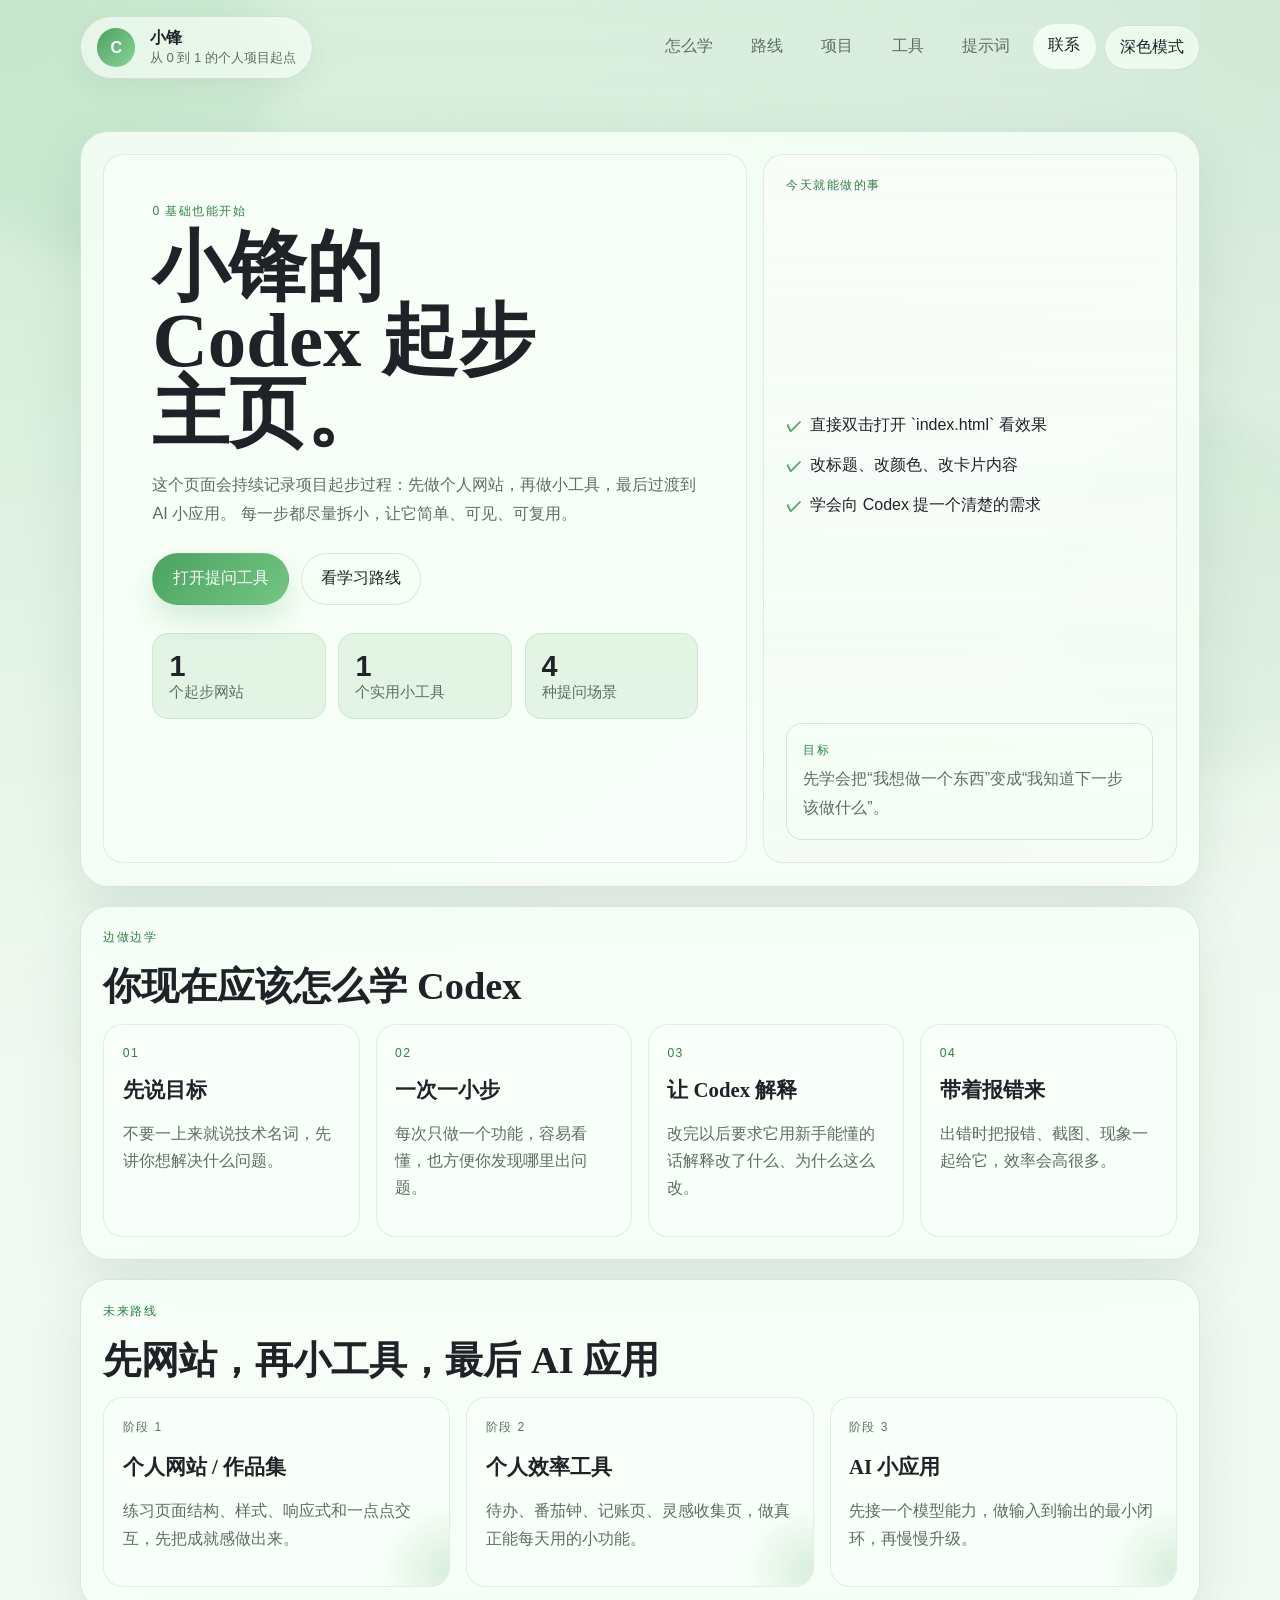
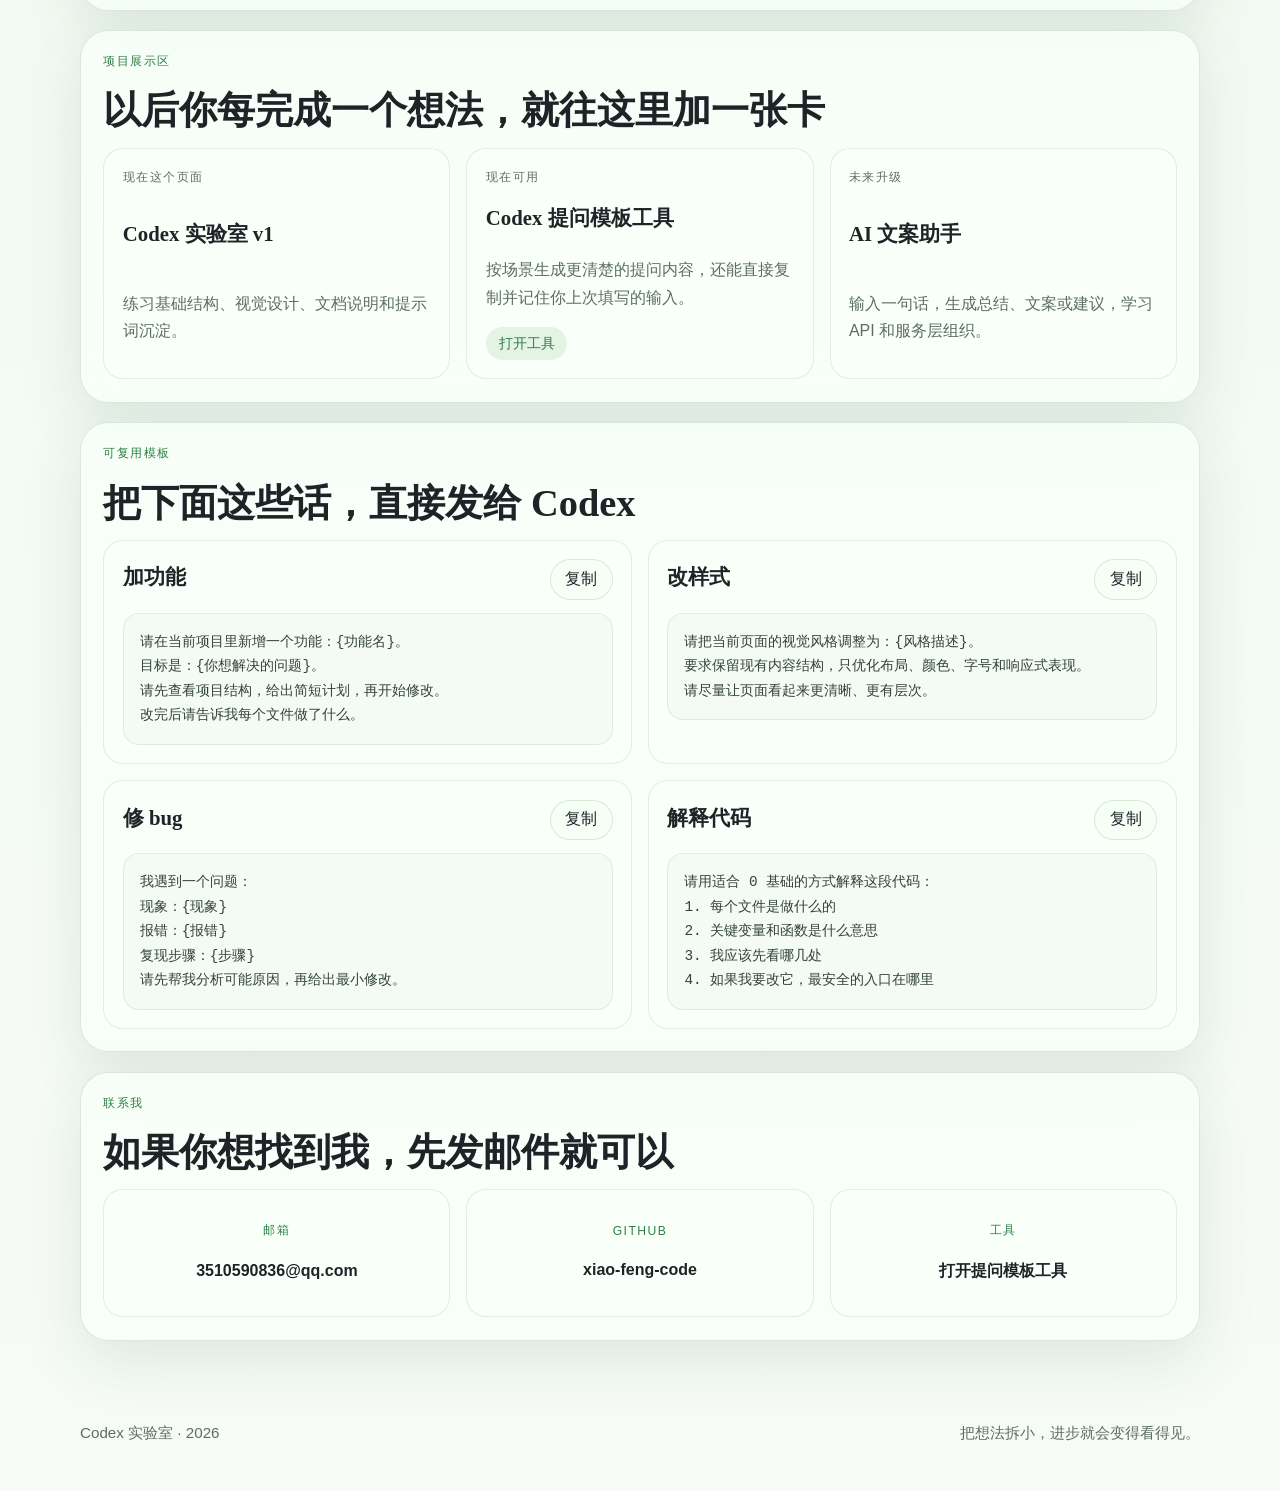
<file: index.html>
<!DOCTYPE html>
<html lang="zh-CN">
<head>
  <meta charset="UTF-8" />
  <meta name="viewport" content="width=device-width, initial-scale=1.0" />
  <title>小锋｜个人主页</title>
  <meta
    name="description"
    content="一个正在用 Codex 学习做项目的个人主页：从 0 基础开始，把想法变成能运行的东西。"
  />
  <script src="./theme.js"></script>
  <link rel="stylesheet" href="./style.css" />
</head>
<body>
  <header class="topbar">
    <a class="brand" href="#home">
      <span class="brand-mark">C</span>
      <span>
        <strong>小锋</strong>
        <small>从 0 到 1 的个人项目起点</small>
      </span>
    </a>

    <nav class="nav">
      <a href="#learn">怎么学</a>
      <a href="#roadmap">路线</a>
      <a href="#projects">项目</a>
      <a href="./codex-prompts.html">工具</a>
      <a href="#prompts">提示词</a>
      <a href="#contact">联系</a>
      <button class="theme-toggle" type="button" data-theme-toggle>深色模式</button>
    </nav>
  </header>

  <main id="home" class="shell">
    <section class="hero section">
      <div class="hero-copy">
        <p class="eyebrow">0 基础也能开始</p>
        <h1>小锋的 Codex 起步主页。</h1>
        <p class="hero-text">
          这个页面会持续记录项目起步过程：先做个人网站，再做小工具，最后过渡到 AI 小应用。
          每一步都尽量拆小，让它简单、可见、可复用。
        </p>

        <div class="hero-actions">
          <a class="button button--primary" href="./codex-prompts.html">打开提问工具</a>
          <a class="button button--ghost" href="#roadmap">看学习路线</a>
        </div>

        <div class="hero-stats">
          <article>
            <strong>1</strong>
            <span>个起步网站</span>
          </article>
          <article>
            <strong>1</strong>
            <span>个实用小工具</span>
          </article>
          <article>
            <strong>4</strong>
            <span>种提问场景</span>
          </article>
        </div>
      </div>

      <aside class="hero-panel">
        <p class="panel-label">今天就能做的事</p>
        <ul class="checklist">
          <li>直接双击打开 `index.html` 看效果</li>
          <li>改标题、改颜色、改卡片内容</li>
          <li>学会向 Codex 提一个清楚的需求</li>
        </ul>

        <div class="panel-note">
          <span>目标</span>
          <p>先学会把“我想做一个东西”变成“我知道下一步该做什么”。</p>
        </div>
      </aside>
    </section>

    <section id="learn" class="section">
      <div class="section-heading">
        <p class="eyebrow">边做边学</p>
        <h2>你现在应该怎么学 Codex</h2>
      </div>

      <div class="grid grid--4">
        <article class="card">
          <span class="card-kicker">01</span>
          <h3>先说目标</h3>
          <p>不要一上来就说技术名词，先讲你想解决什么问题。</p>
        </article>
        <article class="card">
          <span class="card-kicker">02</span>
          <h3>一次一小步</h3>
          <p>每次只做一个功能，容易看懂，也方便你发现哪里出问题。</p>
        </article>
        <article class="card">
          <span class="card-kicker">03</span>
          <h3>让 Codex 解释</h3>
          <p>改完以后要求它用新手能懂的话解释改了什么、为什么这么改。</p>
        </article>
        <article class="card">
          <span class="card-kicker">04</span>
          <h3>带着报错来</h3>
          <p>出错时把报错、截图、现象一起给它，效率会高很多。</p>
        </article>
      </div>
    </section>

    <section id="roadmap" class="section">
      <div class="section-heading">
        <p class="eyebrow">未来路线</p>
        <h2>先网站，再小工具，最后 AI 应用</h2>
      </div>

      <div class="timeline">
        <article class="timeline-card">
          <p class="timeline-step">阶段 1</p>
          <h3>个人网站 / 作品集</h3>
          <p>练习页面结构、样式、响应式和一点点交互，先把成就感做出来。</p>
        </article>
        <article class="timeline-card">
          <p class="timeline-step">阶段 2</p>
          <h3>个人效率工具</h3>
          <p>待办、番茄钟、记账页、灵感收集页，做真正能每天用的小功能。</p>
        </article>
        <article class="timeline-card">
          <p class="timeline-step">阶段 3</p>
          <h3>AI 小应用</h3>
          <p>先接一个模型能力，做输入到输出的最小闭环，再慢慢升级。</p>
        </article>
      </div>
    </section>

    <section id="projects" class="section">
      <div class="section-heading">
        <p class="eyebrow">项目展示区</p>
        <h2>以后你每完成一个想法，就往这里加一张卡</h2>
      </div>

      <div class="grid grid--3">
        <article class="project-card">
          <p class="project-tag">现在这个页面</p>
          <h3>Codex 实验室 v1</h3>
          <p>练习基础结构、视觉设计、文档说明和提示词沉淀。</p>
        </article>
        <a class="project-card project-card--link" href="./codex-prompts.html">
          <p class="project-tag">现在可用</p>
          <h3>Codex 提问模板工具</h3>
          <p>按场景生成更清楚的提问内容，还能直接复制并记住你上次填写的输入。</p>
          <span class="project-card__cta">打开工具</span>
        </a>
        <article class="project-card">
          <p class="project-tag">未来升级</p>
          <h3>AI 文案助手</h3>
          <p>输入一句话，生成总结、文案或建议，学习 API 和服务层组织。</p>
        </article>
      </div>
    </section>

    <section id="prompts" class="section">
      <div class="section-heading">
        <p class="eyebrow">可复用模板</p>
        <h2>把下面这些话，直接发给 Codex</h2>
      </div>

      <div class="prompt-list">
        <article class="prompt-card">
          <div class="prompt-head">
            <h3>加功能</h3>
            <button class="ghost-btn" data-copy="#prompt-feature">复制</button>
          </div>
          <pre id="prompt-feature">请在当前项目里新增一个功能：{功能名}。
目标是：{你想解决的问题}。
请先查看项目结构，给出简短计划，再开始修改。
改完后请告诉我每个文件做了什么。</pre>
        </article>

        <article class="prompt-card">
          <div class="prompt-head">
            <h3>改样式</h3>
            <button class="ghost-btn" data-copy="#prompt-style">复制</button>
          </div>
          <pre id="prompt-style">请把当前页面的视觉风格调整为：{风格描述}。
要求保留现有内容结构，只优化布局、颜色、字号和响应式表现。
请尽量让页面看起来更清晰、更有层次。</pre>
        </article>

        <article class="prompt-card">
          <div class="prompt-head">
            <h3>修 bug</h3>
            <button class="ghost-btn" data-copy="#prompt-bug">复制</button>
          </div>
          <pre id="prompt-bug">我遇到一个问题：
现象：{现象}
报错：{报错}
复现步骤：{步骤}
请先帮我分析可能原因，再给出最小修改。</pre>
        </article>

        <article class="prompt-card">
          <div class="prompt-head">
            <h3>解释代码</h3>
            <button class="ghost-btn" data-copy="#prompt-explain">复制</button>
          </div>
          <pre id="prompt-explain">请用适合 0 基础的方式解释这段代码：
1. 每个文件是做什么的
2. 关键变量和函数是什么意思
3. 我应该先看哪几处
4. 如果我要改它，最安全的入口在哪里</pre>
        </article>
      </div>
    </section>

    <section id="contact" class="section contact">
      <div class="section-heading">
        <p class="eyebrow">联系我</p>
        <h2>如果你想找到我，先发邮件就可以</h2>
      </div>

      <div class="contact-grid">
        <a class="contact-card" href="mailto:3510590836@qq.com">
          <span>邮箱</span>
          <strong>3510590836@qq.com</strong>
        </a>
        <a class="contact-card" href="https://github.com/xiao-feng-code" target="_blank" rel="noreferrer">
          <span>GitHub</span>
          <strong>xiao-feng-code</strong>
        </a>
        <a class="contact-card" href="./codex-prompts.html">
          <span>工具</span>
          <strong>打开提问模板工具</strong>
        </a>
      </div>
    </section>
  </main>

  <footer class="footer">
    <p>Codex 实验室 · <span id="year"></span></p>
    <p>把想法拆小，进步就会变得看得见。</p>
  </footer>

  <script src="./script.js"></script>
</body>
</html>
</file>
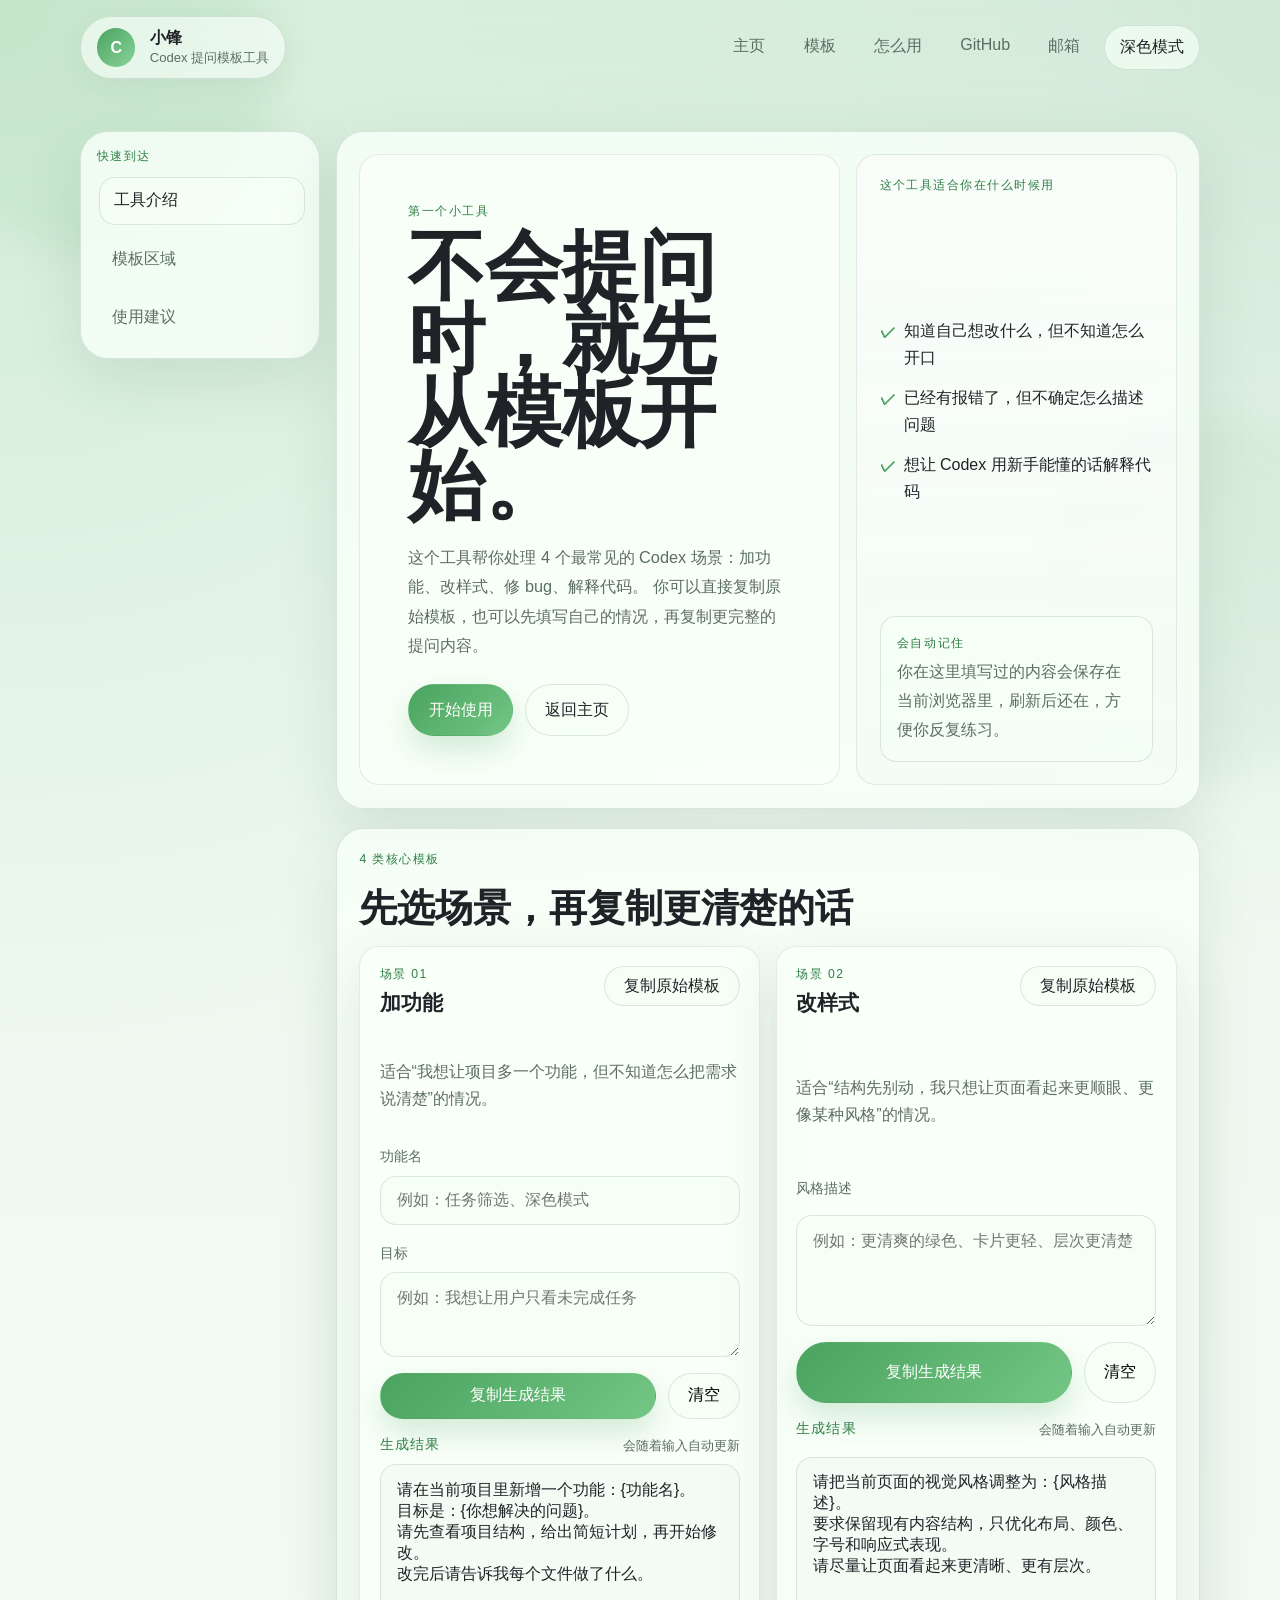
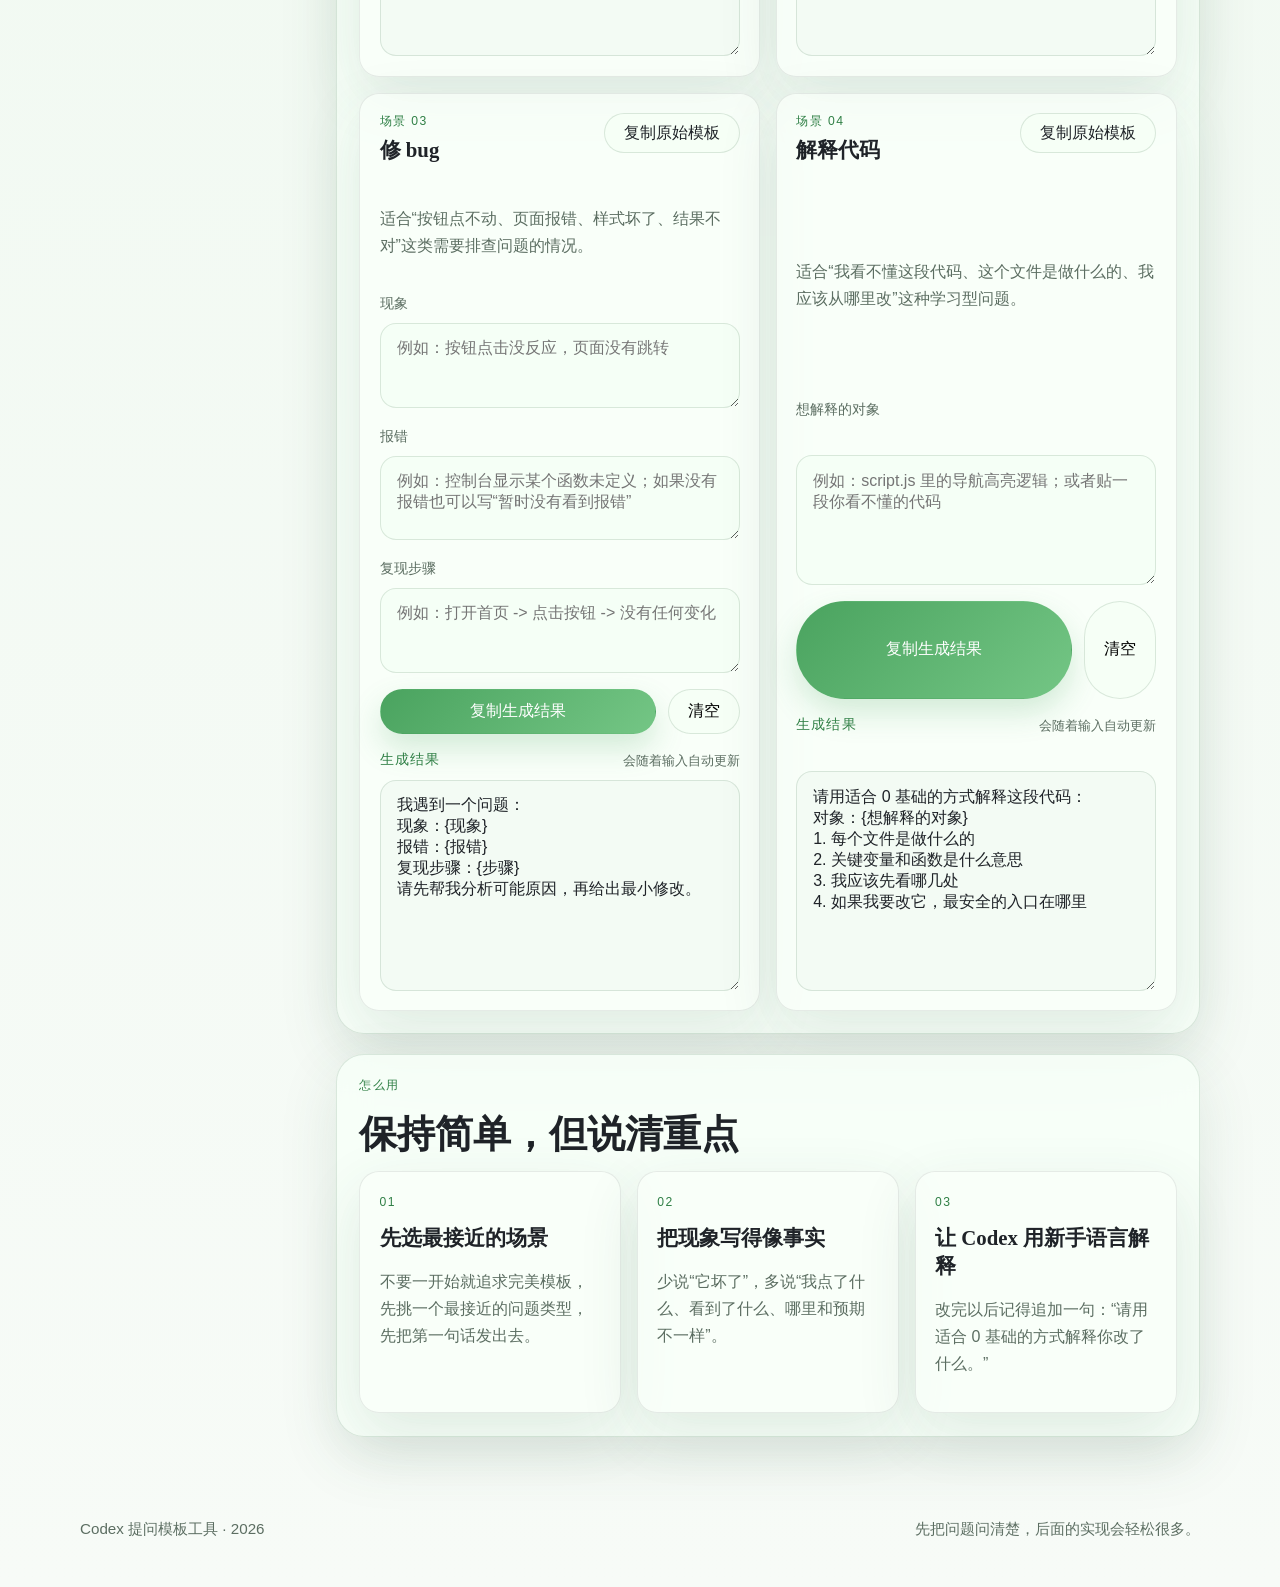
<file: codex-prompts.html>
<!DOCTYPE html>
<html lang="zh-CN">
<head>
  <meta charset="UTF-8" />
  <meta name="viewport" content="width=device-width, initial-scale=1.0" />
  <title>小锋｜Codex 提问模板工具</title>
  <meta
    name="description"
    content="一个给 0 基础学习者使用的 Codex 提问模板工具，帮助你更清楚地提需求、改样式、修 bug 和解释代码。"
  />
  <script src="./theme.js"></script>
  <link rel="stylesheet" href="./style.css" />
  <link rel="stylesheet" href="./tool.css" />
</head>
<body>
  <header class="topbar">
    <a class="brand" href="./index.html#home">
      <span class="brand-mark">C</span>
      <span>
        <strong>小锋</strong>
        <small>Codex 提问模板工具</small>
      </span>
    </a>

    <nav class="nav">
      <a href="./index.html">主页</a>
      <a href="#templates">模板</a>
      <a href="#howto">怎么用</a>
      <a href="https://github.com/xiao-feng-code" target="_blank" rel="noreferrer">GitHub</a>
      <a href="mailto:3510590836@qq.com">邮箱</a>
      <button class="theme-toggle" type="button" data-theme-toggle>深色模式</button>
    </nav>
  </header>

  <main class="shell tool-shell">
    <div class="tool-layout">
      <aside class="section side-nav" aria-label="页面导航">
        <p class="eyebrow">快速到达</p>
        <nav class="side-nav__links" data-page-nav>
          <a href="#intro">工具介绍</a>
          <a href="#templates">模板区域</a>
          <a href="#howto">使用建议</a>
        </nav>
      </aside>

      <div class="tool-content">
        <section id="intro" class="section tool-hero">
          <div class="tool-hero__copy">
            <p class="eyebrow">第一个小工具</p>
            <h1>不会提问时，就先从模板开始。</h1>
            <p class="hero-text">
              这个工具帮你处理 4 个最常见的 Codex 场景：加功能、改样式、修 bug、解释代码。
              你可以直接复制原始模板，也可以先填写自己的情况，再复制更完整的提问内容。
            </p>

            <div class="hero-actions">
              <a class="button button--primary" href="#templates">开始使用</a>
              <a class="button button--ghost" href="./index.html#projects">返回主页</a>
            </div>
          </div>

          <aside class="hero-panel">
            <p class="panel-label">这个工具适合你在什么时候用</p>
            <ul class="checklist">
              <li>知道自己想改什么，但不知道怎么开口</li>
              <li>已经有报错了，但不确定怎么描述问题</li>
              <li>想让 Codex 用新手能懂的话解释代码</li>
            </ul>

            <div class="panel-note">
              <span>会自动记住</span>
              <p>你在这里填写过的内容会保存在当前浏览器里，刷新后还在，方便你反复练习。</p>
            </div>
          </aside>
        </section>

        <section id="templates" class="section">
          <div class="section-heading">
            <p class="eyebrow">4 类核心模板</p>
            <h2>先选场景，再复制更清楚的话</h2>
          </div>

          <div class="template-grid">
            <article class="template-card" data-template-card="feature">
          <div class="template-card__top">
            <div>
              <p class="template-tag">场景 01</p>
              <h3>加功能</h3>
            </div>
            <button class="ghost-btn" data-copy-template="feature">复制原始模板</button>
          </div>
          <p class="template-text">适合“我想让项目多一个功能，但不知道怎么把需求说清楚”的情况。</p>
          <div class="field-grid">
            <label class="field">
              <span>功能名</span>
              <input type="text" data-field="featureName" placeholder="例如：任务筛选、深色模式" />
            </label>
            <label class="field">
              <span>目标</span>
              <textarea rows="3" data-field="goal" placeholder="例如：我想让用户只看未完成任务"></textarea>
            </label>
          </div>
          <div class="template-actions">
            <button class="button button--primary button--small" data-copy-generated="feature">复制生成结果</button>
            <button class="button button--ghost button--small" data-reset-template="feature">清空</button>
          </div>
          <div class="output-block">
            <div class="output-head">
              <span>生成结果</span>
              <small>会随着输入自动更新</small>
            </div>
            <textarea id="output-feature" class="output-box" rows="8" readonly></textarea>
          </div>
        </article>

            <article class="template-card" data-template-card="style">
          <div class="template-card__top">
            <div>
              <p class="template-tag">场景 02</p>
              <h3>改样式</h3>
            </div>
            <button class="ghost-btn" data-copy-template="style">复制原始模板</button>
          </div>
          <p class="template-text">适合“结构先别动，我只想让页面看起来更顺眼、更像某种风格”的情况。</p>
          <div class="field-grid">
            <label class="field">
              <span>风格描述</span>
              <textarea rows="4" data-field="styleGoal" placeholder="例如：更清爽的绿色、卡片更轻、层次更清楚"></textarea>
            </label>
          </div>
          <div class="template-actions">
            <button class="button button--primary button--small" data-copy-generated="style">复制生成结果</button>
            <button class="button button--ghost button--small" data-reset-template="style">清空</button>
          </div>
          <div class="output-block">
            <div class="output-head">
              <span>生成结果</span>
              <small>会随着输入自动更新</small>
            </div>
            <textarea id="output-style" class="output-box" rows="8" readonly></textarea>
          </div>
        </article>

            <article class="template-card" data-template-card="bug">
          <div class="template-card__top">
            <div>
              <p class="template-tag">场景 03</p>
              <h3>修 bug</h3>
            </div>
            <button class="ghost-btn" data-copy-template="bug">复制原始模板</button>
          </div>
          <p class="template-text">适合“按钮点不动、页面报错、样式坏了、结果不对”这类需要排查问题的情况。</p>
          <div class="field-grid">
            <label class="field">
              <span>现象</span>
              <textarea rows="3" data-field="symptom" placeholder="例如：按钮点击没反应，页面没有跳转"></textarea>
            </label>
            <label class="field">
              <span>报错</span>
              <textarea rows="3" data-field="error" placeholder="例如：控制台显示某个函数未定义；如果没有报错也可以写“暂时没有看到报错”"></textarea>
            </label>
            <label class="field">
              <span>复现步骤</span>
              <textarea rows="3" data-field="steps" placeholder="例如：打开首页 -> 点击按钮 -> 没有任何变化"></textarea>
            </label>
          </div>
          <div class="template-actions">
            <button class="button button--primary button--small" data-copy-generated="bug">复制生成结果</button>
            <button class="button button--ghost button--small" data-reset-template="bug">清空</button>
          </div>
          <div class="output-block">
            <div class="output-head">
              <span>生成结果</span>
              <small>会随着输入自动更新</small>
            </div>
            <textarea id="output-bug" class="output-box" rows="10" readonly></textarea>
          </div>
        </article>

            <article class="template-card" data-template-card="explain">
          <div class="template-card__top">
            <div>
              <p class="template-tag">场景 04</p>
              <h3>解释代码</h3>
            </div>
            <button class="ghost-btn" data-copy-template="explain">复制原始模板</button>
          </div>
          <p class="template-text">适合“我看不懂这段代码、这个文件是做什么的、我应该从哪里改”这种学习型问题。</p>
          <div class="field-grid">
            <label class="field">
              <span>想解释的对象</span>
              <textarea rows="4" data-field="target" placeholder="例如：script.js 里的导航高亮逻辑；或者贴一段你看不懂的代码"></textarea>
            </label>
          </div>
          <div class="template-actions">
            <button class="button button--primary button--small" data-copy-generated="explain">复制生成结果</button>
            <button class="button button--ghost button--small" data-reset-template="explain">清空</button>
          </div>
          <div class="output-block">
            <div class="output-head">
              <span>生成结果</span>
              <small>会随着输入自动更新</small>
            </div>
            <textarea id="output-explain" class="output-box" rows="9" readonly></textarea>
          </div>
            </article>
          </div>
        </section>

        <section id="howto" class="section">
          <div class="section-heading">
            <p class="eyebrow">怎么用</p>
            <h2>保持简单，但说清重点</h2>
          </div>

          <div class="mini-tip-grid">
            <article class="mini-tip">
              <span class="card-kicker">01</span>
              <h3>先选最接近的场景</h3>
              <p>不要一开始就追求完美模板，先挑一个最接近的问题类型，先把第一句话发出去。</p>
            </article>
            <article class="mini-tip">
              <span class="card-kicker">02</span>
              <h3>把现象写得像事实</h3>
              <p>少说“它坏了”，多说“我点了什么、看到了什么、哪里和预期不一样”。</p>
            </article>
            <article class="mini-tip">
              <span class="card-kicker">03</span>
              <h3>让 Codex 用新手语言解释</h3>
              <p>改完以后记得追加一句：“请用适合 0 基础的方式解释你改了什么。”</p>
            </article>
          </div>
        </section>
      </div>
    </div>
  </main>

  <footer class="footer">
    <p>Codex 提问模板工具 · <span id="year"></span></p>
    <p>先把问题问清楚，后面的实现会轻松很多。</p>
  </footer>

  <script src="./codex-prompts.js"></script>
</body>
</html>
</file>
<file: style.css>
:root {
  color-scheme: light;
  --bg: #edf8ee;
  --bg-deep: #d8ead8;
  --surface: rgba(247, 255, 248, 0.84);
  --surface-strong: #f5fff6;
  --text: #1f2328;
  --muted: #5c6e62;
  --border: rgba(39, 94, 55, 0.14);
  --accent: #4aa35f;
  --accent-strong: #2f7f45;
  --accent-soft: rgba(74, 163, 95, 0.12);
  --shadow: 0 20px 60px rgba(50, 93, 63, 0.12);
  --card-surface: rgba(250, 255, 250, 0.68);
  --card-border-soft: rgba(31, 35, 40, 0.09);
  --brand-bg: rgba(250, 255, 250, 0.62);
  --brand-shadow: 0 8px 30px rgba(43, 74, 52, 0.06);
  --brand-mark-end: #8ad39a;
  --nav-active-bg: rgba(245, 255, 246, 0.88);
  --button-primary-end: #74c685;
  --button-primary-shadow: 0 14px 30px rgba(74, 163, 95, 0.22);
  --button-ghost-bg: rgba(245, 255, 246, 0.7);
  --panel-note-bg: rgba(245, 255, 246, 0.82);
  --panel-overlay-top: rgba(255, 255, 255, 0.72);
  --panel-overlay-bottom: rgba(255, 255, 255, 0.5);
  --panel-overlay-accent-a: rgba(74, 163, 95, 0.08);
  --panel-overlay-accent-b: rgba(120, 198, 140, 0.08);
  --code-bg: #f3fbf4;
  --code-text: #33433a;
  --hint-bg: rgba(245, 255, 246, 0.42);
  --project-link-hover-border: rgba(74, 163, 95, 0.32);
  --project-link-hover-shadow: 0 18px 34px rgba(50, 93, 63, 0.12);
  --focus-ring: rgba(74, 163, 95, 0.22);
  --radius-xl: 28px;
  --radius-lg: 20px;
  --radius-md: 16px;
  --max-width: 1120px;
}

:root[data-theme="dark"] {
  color-scheme: dark;
  --bg: #0f1712;
  --bg-deep: #15241a;
  --surface: rgba(20, 31, 24, 0.84);
  --surface-strong: #18271d;
  --text: #edf5ee;
  --muted: #a5b8a9;
  --border: rgba(128, 194, 146, 0.18);
  --accent: #67c47c;
  --accent-strong: #9ce0aa;
  --accent-soft: rgba(103, 196, 124, 0.16);
  --shadow: 0 20px 60px rgba(0, 0, 0, 0.28);
  --card-surface: rgba(20, 31, 24, 0.92);
  --card-border-soft: rgba(128, 194, 146, 0.12);
  --brand-bg: rgba(19, 30, 23, 0.82);
  --brand-shadow: 0 8px 30px rgba(0, 0, 0, 0.24);
  --brand-mark-end: #4d9f63;
  --nav-active-bg: rgba(103, 196, 124, 0.14);
  --button-primary-end: #3f8b54;
  --button-primary-shadow: 0 14px 30px rgba(0, 0, 0, 0.24);
  --button-ghost-bg: rgba(103, 196, 124, 0.12);
  --panel-note-bg: rgba(103, 196, 124, 0.1);
  --panel-overlay-top: rgba(19, 30, 23, 0.82);
  --panel-overlay-bottom: rgba(19, 30, 23, 0.58);
  --panel-overlay-accent-a: rgba(103, 196, 124, 0.14);
  --panel-overlay-accent-b: rgba(74, 163, 95, 0.08);
  --code-bg: #16231a;
  --code-text: #d7e8da;
  --hint-bg: rgba(103, 196, 124, 0.08);
  --project-link-hover-border: rgba(103, 196, 124, 0.4);
  --project-link-hover-shadow: 0 18px 34px rgba(0, 0, 0, 0.24);
  --focus-ring: rgba(103, 196, 124, 0.26);
}

* {
  box-sizing: border-box;
}

html {
  scroll-behavior: smooth;
}

body {
  margin: 0;
  color: var(--text);
  background:
    radial-gradient(circle at top left, rgba(120, 198, 140, 0.26), transparent 32%),
    radial-gradient(circle at top right, rgba(94, 168, 117, 0.2), transparent 28%),
    linear-gradient(180deg, var(--bg) 0%, #f7fbf7 100%);
  font-family: "Trebuchet MS", "Lucida Grande", "Segoe UI", sans-serif;
  min-height: 100vh;
}

:root[data-theme="dark"] body {
  background:
    radial-gradient(circle at top left, rgba(67, 123, 82, 0.24), transparent 32%),
    radial-gradient(circle at top right, rgba(45, 86, 58, 0.22), transparent 28%),
    linear-gradient(180deg, var(--bg) 0%, #111a14 100%);
}

body::before,
body::after {
  content: "";
  position: fixed;
  inset: auto;
  width: 22rem;
  height: 22rem;
  border-radius: 50%;
  filter: blur(18px);
  opacity: 0.35;
  pointer-events: none;
  z-index: -1;
}

body::before {
  top: -6rem;
  left: -5rem;
  background: rgba(74, 163, 95, 0.2);
}

body::after {
  right: -7rem;
  bottom: 8rem;
  background: rgba(104, 182, 125, 0.18);
}

:root[data-theme="dark"] body::before {
  background: rgba(73, 143, 91, 0.16);
}

:root[data-theme="dark"] body::after {
  background: rgba(44, 93, 60, 0.2);
}

a {
  color: inherit;
  text-decoration: none;
}

.topbar,
.shell,
.footer {
  width: min(var(--max-width), calc(100% - 2rem));
  margin: 0 auto;
}

.topbar {
  position: sticky;
  top: 0;
  z-index: 10;
  display: flex;
  justify-content: space-between;
  align-items: center;
  gap: 1rem;
  padding: 1rem 0;
  backdrop-filter: blur(18px);
}

.brand {
  display: inline-flex;
  align-items: center;
  gap: 0.9rem;
  padding: 0.7rem 1rem;
  border: 1px solid var(--border);
  border-radius: 999px;
  background: var(--brand-bg);
  box-shadow: var(--brand-shadow);
}

.brand strong,
.section h1,
.section h2,
.section h3,
.timeline-card h3,
.project-card h3,
.prompt-card h3 {
  font-family: "Georgia", "Times New Roman", serif;
}

.brand strong {
  display: block;
  font-size: 1rem;
}

.brand small {
  display: block;
  color: var(--muted);
  font-size: 0.82rem;
}

.brand-mark {
  display: grid;
  place-items: center;
  width: 2.4rem;
  height: 2.4rem;
  border-radius: 50%;
  background: linear-gradient(135deg, var(--accent), var(--brand-mark-end));
  color: white;
  font-weight: 700;
}

.nav {
  display: flex;
  flex-wrap: wrap;
  justify-content: flex-end;
  gap: 0.5rem;
}

.nav a {
  padding: 0.7rem 0.95rem;
  border-radius: 999px;
  color: var(--muted);
  transition: background 160ms ease, color 160ms ease, transform 160ms ease;
}

.nav a:hover,
.nav a:focus-visible,
.nav a.is-active {
  background: var(--nav-active-bg);
  color: var(--text);
  transform: translateY(-1px);
}

.theme-toggle {
  padding: 0.7rem 0.95rem;
  border-radius: 999px;
  border: 1px solid var(--border);
  background: var(--button-ghost-bg);
  color: var(--text);
  cursor: pointer;
  transition: background 160ms ease, color 160ms ease, transform 160ms ease, border-color 160ms ease;
  font: inherit;
}

.theme-toggle:hover,
.theme-toggle:focus-visible {
  background: var(--nav-active-bg);
  transform: translateY(-1px);
}

.shell {
  padding: 1rem 0 3rem;
}

.section {
  margin-top: 1.2rem;
  padding: 1.4rem;
  border: 1px solid var(--border);
  border-radius: var(--radius-xl);
  background: var(--surface);
  box-shadow: var(--shadow);
  backdrop-filter: blur(16px);
}

.hero {
  display: grid;
  grid-template-columns: 1.4fr 0.9fr;
  gap: 1rem;
  align-items: stretch;
  min-height: calc(100vh - 9rem);
}

.hero-copy,
.hero-panel,
.card,
.timeline-card,
.project-card,
.prompt-card,
.contact-card {
  border: 1px solid var(--card-border-soft);
  background: var(--card-surface);
  border-radius: var(--radius-lg);
}

.hero-copy {
  padding: clamp(1.5rem, 4vw, 3rem);
}

.eyebrow,
.card-kicker,
.timeline-step,
.project-tag,
.panel-label,
.contact-card span {
  margin: 0 0 0.75rem;
  letter-spacing: 0.12em;
  text-transform: uppercase;
  font-size: 0.76rem;
  color: var(--accent-strong);
}

.section h1 {
  margin: 0;
  font-size: clamp(2.5rem, 6vw, 5rem);
  line-height: 0.95;
  max-width: 11ch;
}

.section h2 {
  margin: 0;
  font-size: clamp(1.8rem, 3vw, 2.7rem);
  line-height: 1.1;
}

.section h3 {
  margin: 0.25rem 0 0.55rem;
  font-size: 1.3rem;
}

.hero-text {
  max-width: 60ch;
  margin: 1.2rem 0 0;
  color: var(--muted);
  font-size: 1.02rem;
  line-height: 1.8;
}

.hero-actions {
  display: flex;
  flex-wrap: wrap;
  gap: 0.75rem;
  margin-top: 1.5rem;
}

.button,
.ghost-btn {
  display: inline-flex;
  align-items: center;
  justify-content: center;
  border-radius: 999px;
  border: 1px solid transparent;
  cursor: pointer;
  transition: transform 160ms ease, box-shadow 160ms ease, background 160ms ease;
  font: inherit;
}

.button {
  padding: 0.9rem 1.2rem;
}

.button--primary {
  background: linear-gradient(135deg, var(--accent), var(--button-primary-end));
  color: white;
  box-shadow: var(--button-primary-shadow);
}

.button--ghost {
  background: var(--button-ghost-bg);
  border-color: var(--border);
}

.button:hover,
.button:focus-visible,
.ghost-btn:hover,
.ghost-btn:focus-visible {
  transform: translateY(-1px);
}

.hero-stats {
  display: grid;
  grid-template-columns: repeat(3, minmax(0, 1fr));
  gap: 0.8rem;
  margin-top: 1.8rem;
}

.hero-stats article {
  padding: 1rem;
  border-radius: var(--radius-md);
  background: var(--accent-soft);
  border: 1px solid rgba(74, 163, 95, 0.16);
}

.hero-stats strong {
  display: block;
  font-size: 1.8rem;
}

.hero-stats span {
  color: var(--muted);
  font-size: 0.92rem;
}

.hero-panel {
  display: flex;
  flex-direction: column;
  justify-content: space-between;
  gap: 1rem;
  padding: 1.4rem;
  background:
    linear-gradient(180deg, var(--panel-overlay-top), var(--panel-overlay-bottom)),
    linear-gradient(135deg, var(--panel-overlay-accent-a), var(--panel-overlay-accent-b));
}

.checklist {
  list-style: none;
  padding: 0;
  margin: 0;
  display: grid;
  gap: 0.8rem;
}

.checklist li {
  padding-left: 1.5rem;
  position: relative;
  line-height: 1.7;
  color: var(--text);
}

.checklist li::before {
  content: "✓";
  position: absolute;
  left: 0;
  top: 0.05rem;
  color: var(--accent);
  font-weight: 700;
}

.panel-note {
  padding: 1rem;
  border-radius: var(--radius-md);
  background: var(--panel-note-bg);
  border: 1px solid var(--border);
}

.panel-note span {
  color: var(--accent-strong);
  font-size: 0.78rem;
  letter-spacing: 0.14em;
  text-transform: uppercase;
}

.panel-note p {
  margin: 0.4rem 0 0;
  color: var(--muted);
  line-height: 1.8;
}

.section-heading {
  display: grid;
  gap: 0.45rem;
  margin-bottom: 1rem;
}

.grid {
  display: grid;
  gap: 1rem;
}

.grid--4 {
  grid-template-columns: repeat(4, minmax(0, 1fr));
}

.grid--3 {
  grid-template-columns: repeat(3, minmax(0, 1fr));
}

.card,
.timeline-card,
.project-card,
.prompt-card,
.contact-card {
  padding: 1.15rem;
}

.card p,
.timeline-card p,
.project-card p,
.prompt-card p,
.contact-card strong,
.contact-card p {
  color: var(--muted);
  line-height: 1.7;
}

.card-kicker,
.timeline-step,
.project-tag {
  display: inline-block;
}

.timeline {
  display: grid;
  grid-template-columns: repeat(3, minmax(0, 1fr));
  gap: 1rem;
}

.timeline-card {
  position: relative;
  overflow: hidden;
}

.timeline-card::after {
  content: "";
  position: absolute;
  inset: auto -20% -30% auto;
  width: 9rem;
  height: 9rem;
  border-radius: 50%;
  background: radial-gradient(circle, rgba(74, 163, 95, 0.18), transparent 65%);
}

.project-card {
  min-height: 13rem;
  display: flex;
  flex-direction: column;
  justify-content: space-between;
}

.project-card--link {
  transition: transform 160ms ease, box-shadow 160ms ease, border-color 160ms ease;
}

.project-card--link:hover,
.project-card--link:focus-visible {
  transform: translateY(-3px);
  border-color: var(--project-link-hover-border);
  box-shadow: var(--project-link-hover-shadow);
}

.project-card__cta {
  display: inline-flex;
  align-items: center;
  justify-content: center;
  width: fit-content;
  padding: 0.45rem 0.8rem;
  border-radius: 999px;
  background: var(--accent-soft);
  color: var(--accent-strong);
  font-size: 0.9rem;
}

.prompt-list {
  display: grid;
  grid-template-columns: repeat(2, minmax(0, 1fr));
  gap: 1rem;
}

.prompt-card pre {
  margin: 0;
  padding: 1rem;
  border-radius: var(--radius-md);
  background: var(--code-bg);
  border: 1px solid rgba(31, 35, 40, 0.08);
  color: var(--code-text);
  white-space: pre-wrap;
  line-height: 1.7;
  font-family: "SFMono-Regular", Consolas, "Liberation Mono", monospace;
  font-size: 0.9rem;
}

.prompt-head {
  display: flex;
  justify-content: space-between;
  align-items: center;
  gap: 1rem;
  margin-bottom: 0.8rem;
}

.ghost-btn {
  padding: 0.55rem 0.9rem;
  background: var(--button-ghost-bg);
  border-color: var(--border);
  color: var(--text);
}

.contact-grid {
  display: grid;
  grid-template-columns: repeat(3, minmax(0, 1fr));
  gap: 1rem;
}

.contact-card {
  display: grid;
  gap: 0.4rem;
  min-height: 8rem;
  place-content: center;
  text-align: center;
}

.contact-card--hint {
  background: var(--hint-bg);
  border-style: dashed;
  opacity: 0.8;
}

.contact-card strong {
  color: var(--text);
  font-size: 1rem;
}

.footer {
  padding: 1.2rem 0 2rem;
  display: flex;
  justify-content: space-between;
  gap: 1rem;
  color: var(--muted);
  font-size: 0.95rem;
}

.reveal {
  opacity: 0;
  transform: translateY(14px);
  transition: opacity 600ms ease, transform 600ms ease;
}

.reveal.is-visible {
  opacity: 1;
  transform: translateY(0);
}

@media (max-width: 980px) {
  .hero,
  .grid--4,
  .grid--3,
  .timeline,
  .prompt-list,
  .contact-grid {
    grid-template-columns: 1fr 1fr;
  }

  .hero {
    min-height: auto;
  }
}

@media (max-width: 720px) {
  .topbar {
    flex-direction: column;
    align-items: stretch;
  }

  .nav {
    justify-content: flex-start;
  }

  .hero,
  .grid--4,
  .grid--3,
  .timeline,
  .prompt-list,
  .contact-grid,
  .hero-stats,
  .footer {
    grid-template-columns: 1fr;
  }

  .hero-copy,
  .hero-panel,
  .section {
    padding: 1rem;
  }

  .section h1 {
    max-width: none;
    font-size: clamp(2.3rem, 12vw, 3.6rem);
  }

  .footer {
    display: grid;
  }
}

@media (prefers-reduced-motion: reduce) {
  html {
    scroll-behavior: auto;
  }

  *,
  *::before,
  *::after {
    animation: none !important;
    transition: none !important;
  }
}
</file>
<file: tool.css>
.tool-shell {
  padding-top: 1rem;
}

.tool-layout {
  display: grid;
  grid-template-columns: 15rem minmax(0, 1fr);
  gap: 1rem;
  align-items: start;
}

.tool-content {
  display: grid;
  gap: 0;
}

.side-nav {
  position: sticky;
  top: 6.4rem;
  padding: 1rem;
}

.side-nav__links {
  display: grid;
  gap: 0.6rem;
}

.side-nav__links a {
  display: block;
  padding: 0.8rem 0.9rem;
  border-radius: var(--radius-md);
  color: var(--muted);
  background: transparent;
  border: 1px solid transparent;
  transition: background 160ms ease, color 160ms ease, border-color 160ms ease, transform 160ms ease;
}

.side-nav__links a:hover,
.side-nav__links a:focus-visible,
.side-nav__links a.is-active {
  background: var(--button-ghost-bg);
  color: var(--text);
  border-color: var(--border);
  transform: translateX(2px);
}

.tool-hero {
  display: grid;
  grid-template-columns: 1.2fr 0.8fr;
  gap: 1rem;
  align-items: stretch;
}

.tool-hero__copy {
  padding: clamp(1.5rem, 4vw, 3rem);
  border: 1px solid var(--card-border-soft);
  background: var(--card-surface);
  border-radius: var(--radius-lg);
}

.template-grid {
  display: grid;
  grid-template-columns: repeat(2, minmax(0, 1fr));
  gap: 1rem;
}

.template-card,
.mini-tip {
  padding: 1.2rem;
  border: 1px solid var(--card-border-soft);
  background: var(--card-surface);
  border-radius: var(--radius-lg);
  box-shadow: var(--shadow);
}

.template-card {
  display: grid;
  gap: 1rem;
}

.template-card__top,
.output-head {
  display: flex;
  justify-content: space-between;
  align-items: flex-start;
  gap: 1rem;
}

.template-tag {
  margin: 0 0 0.4rem;
  letter-spacing: 0.12em;
  text-transform: uppercase;
  font-size: 0.76rem;
  color: var(--accent-strong);
}

.template-text,
.mini-tip p,
.field span,
.output-head small {
  color: var(--muted);
  line-height: 1.7;
}

.field-grid,
.mini-tip-grid {
  display: grid;
  gap: 1rem;
}

.field {
  display: grid;
  gap: 0.45rem;
}

.field span {
  font-size: 0.9rem;
}

.field input,
.field textarea,
.output-box {
  width: 100%;
  padding: 0.9rem 1rem;
  border: 1px solid var(--border);
  border-radius: var(--radius-md);
  background: var(--surface-strong);
  color: var(--text);
  font: inherit;
  resize: vertical;
}

.field input:focus,
.field textarea:focus,
.output-box:focus {
  outline: 2px solid var(--focus-ring);
  outline-offset: 2px;
}

.template-actions {
  display: grid;
  grid-template-columns: 1fr 4.5rem;
  gap: 0.75rem;
}

.button--small {
  padding: 0.7rem 1rem;
}

.template-card__top .ghost-btn {
  flex: 0 0 auto;
  justify-content: center;
}

.template-card__top .ghost-btn,
.template-actions [data-copy-generated] {
  min-width: 8.5rem;
}

.template-actions [data-reset-template] {
  min-width: 4.5rem;
}

.template-actions .button {
  width: 100%;
  justify-content: center;
}

.output-block {
  display: grid;
  gap: 0.45rem;
}

.output-head span {
  font-size: 0.9rem;
  color: var(--accent-strong);
  letter-spacing: 0.08em;
  text-transform: uppercase;
}

.output-box {
  min-height: 12rem;
  background: var(--code-bg);
}

.mini-tip-grid {
  grid-template-columns: repeat(3, minmax(0, 1fr));
}

.mini-tip h3 {
  margin: 0.2rem 0 0.6rem;
}

@media (max-width: 980px) {
  .tool-layout {
    grid-template-columns: 1fr;
  }

  .side-nav {
    position: sticky;
    top: 5.8rem;
    z-index: 6;
    padding: 0.85rem;
  }

  .side-nav__links {
    grid-template-columns: repeat(3, minmax(9rem, 1fr));
    overflow-x: auto;
    padding-bottom: 0.2rem;
  }

  .side-nav__links a {
    white-space: nowrap;
    text-align: center;
    transform: none;
  }

  .side-nav__links a:hover,
  .side-nav__links a:focus-visible,
  .side-nav__links a.is-active {
    transform: none;
  }

  .tool-hero,
  .template-grid,
  .mini-tip-grid {
    grid-template-columns: 1fr;
  }
}
</file>
